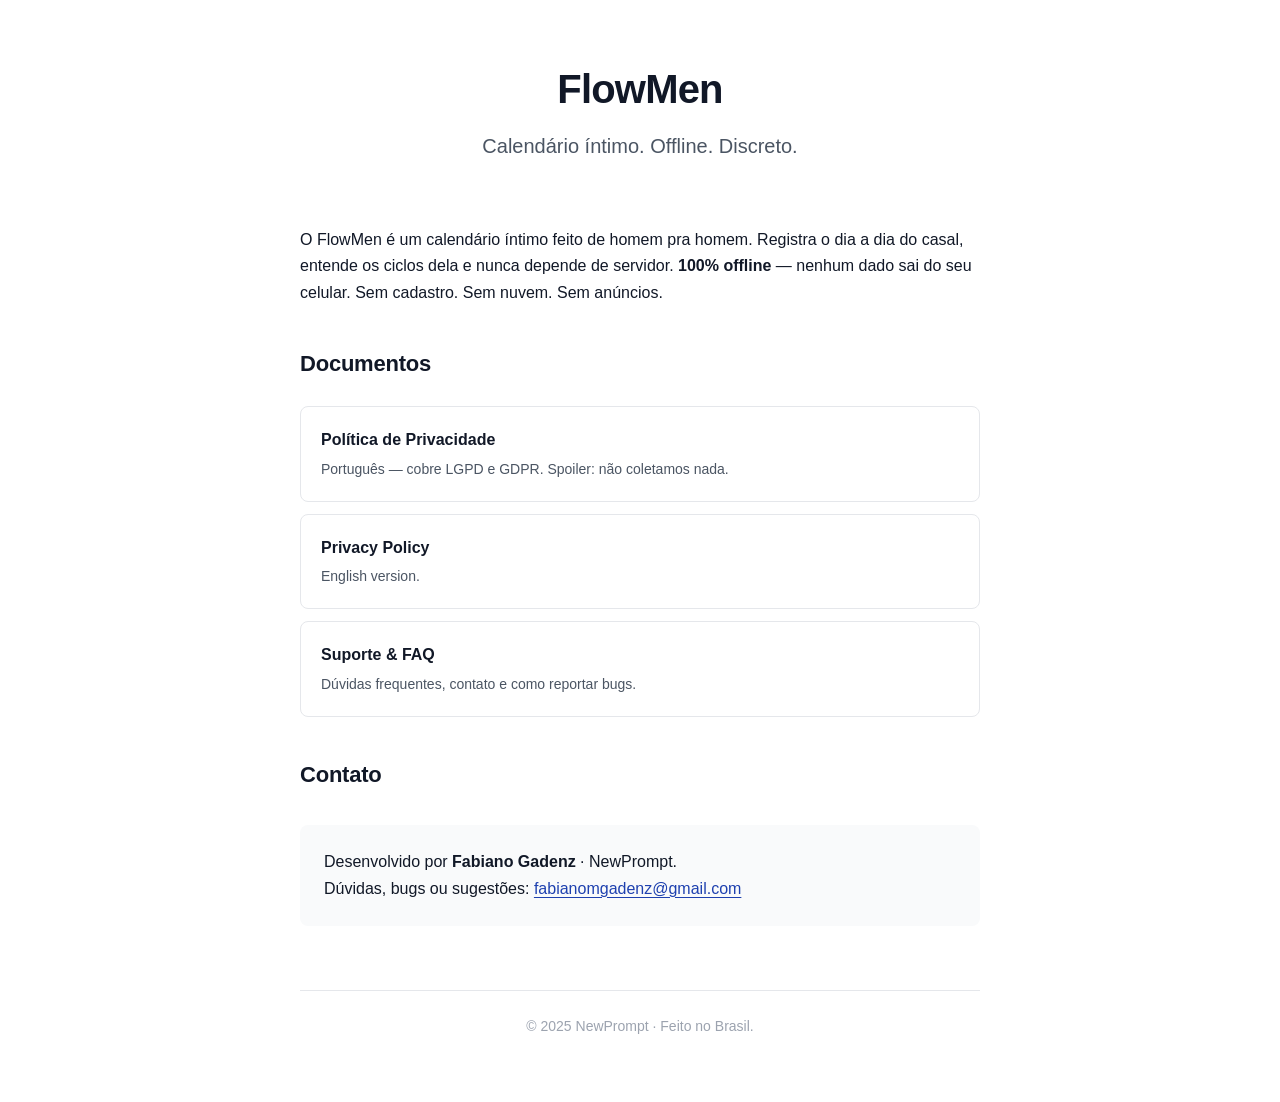
<file: index.html>
<!doctype html>
<html lang="pt-BR">
<head>
  <meta charset="utf-8">
  <meta name="viewport" content="width=device-width, initial-scale=1">
  <title>FlowMen — Calendário íntimo. Offline. Discreto.</title>
  <meta name="description" content="FlowMen é um calendário íntimo feito de homem pra homem. 100% offline, sem cadastro, sem nuvem. Para iOS e Android.">
  <meta name="theme-color" content="#1e40af">
  <link rel="stylesheet" href="style.css">
</head>
<body>
  <main class="container">
    <section class="hero">
      <h1>FlowMen</h1>
      <p class="tagline">Calendário íntimo. Offline. Discreto.</p>
    </section>

    <p>
      O FlowMen é um calendário íntimo feito de homem pra homem. Registra o
      dia a dia do casal, entende os ciclos dela e nunca depende de servidor.
      <strong>100% offline</strong> — nenhum dado sai do seu celular. Sem cadastro.
      Sem nuvem. Sem anúncios.
    </p>

    <h2>Documentos</h2>

    <div class="docs-grid">
      <a class="doc-card" href="privacy-pt-br.html">
        <strong>Política de Privacidade</strong>
        <span>Português — cobre LGPD e GDPR. Spoiler: não coletamos nada.</span>
      </a>
      <a class="doc-card" href="privacy-en.html">
        <strong>Privacy Policy</strong>
        <span>English version.</span>
      </a>
      <a class="doc-card" href="support.html">
        <strong>Suporte &amp; FAQ</strong>
        <span>Dúvidas frequentes, contato e como reportar bugs.</span>
      </a>
    </div>

    <h2>Contato</h2>

    <div class="contact">
      <p>
        Desenvolvido por <strong>Fabiano Gadenz</strong> · NewPrompt.<br>
        Dúvidas, bugs ou sugestões:
        <a href="mailto:fabianomgadenz@gmail.com?subject=%5BFlowMen%5D%20">fabianomgadenz@gmail.com</a>
      </p>
    </div>

    <footer>
      © 2025 NewPrompt · Feito no Brasil.
    </footer>
  </main>
</body>
</html>
</file>
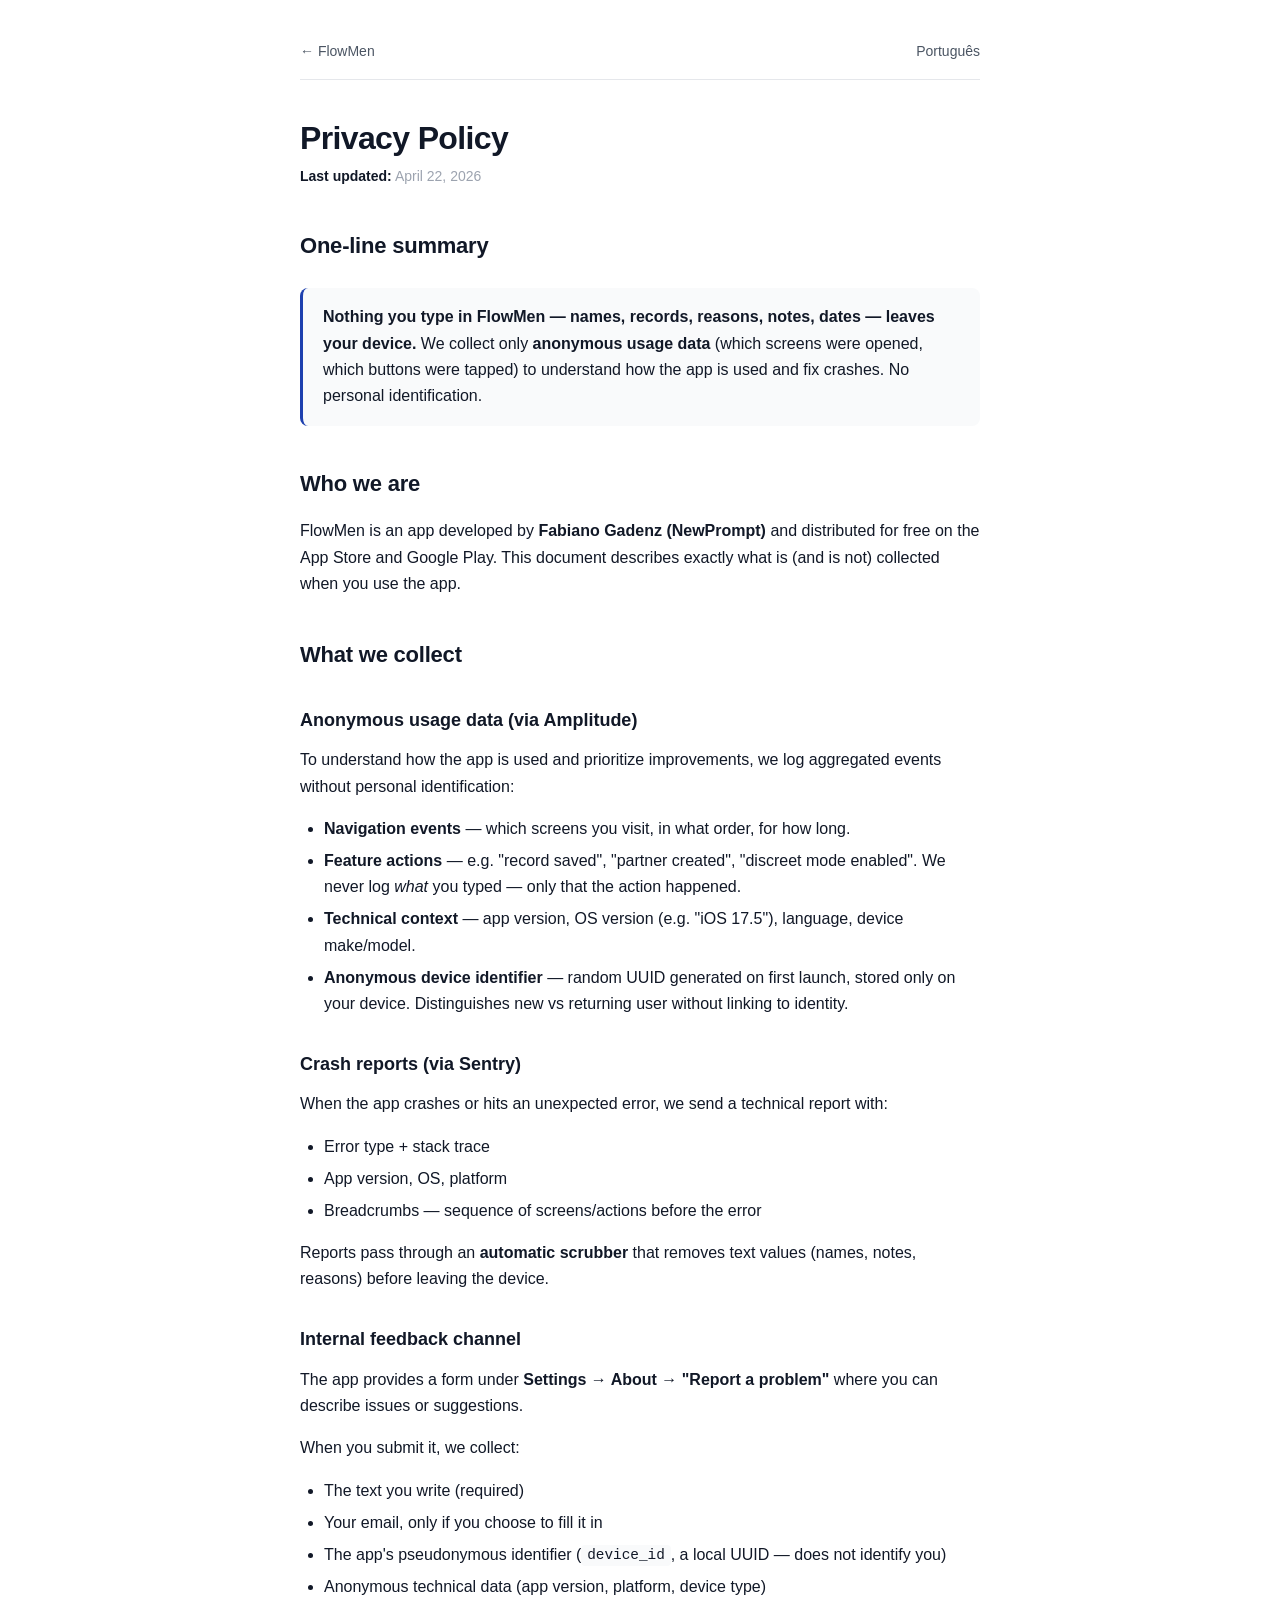
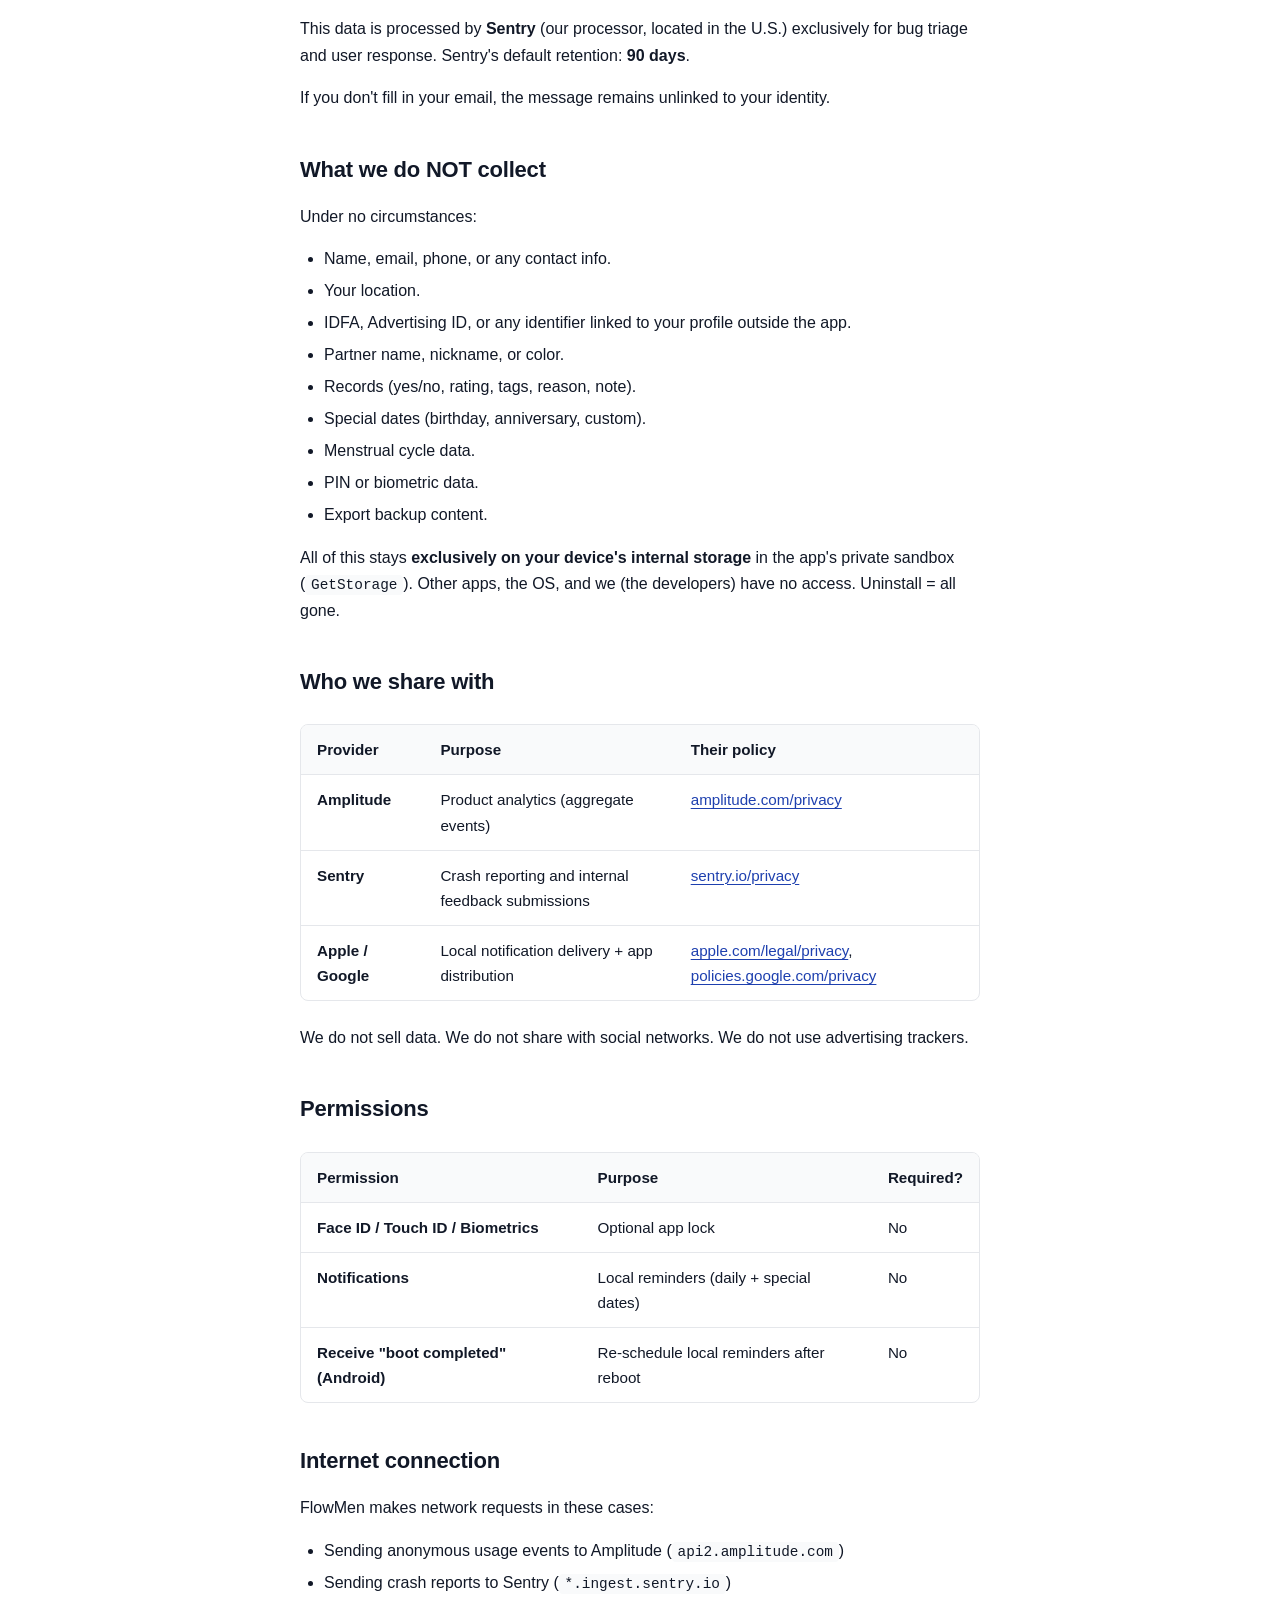
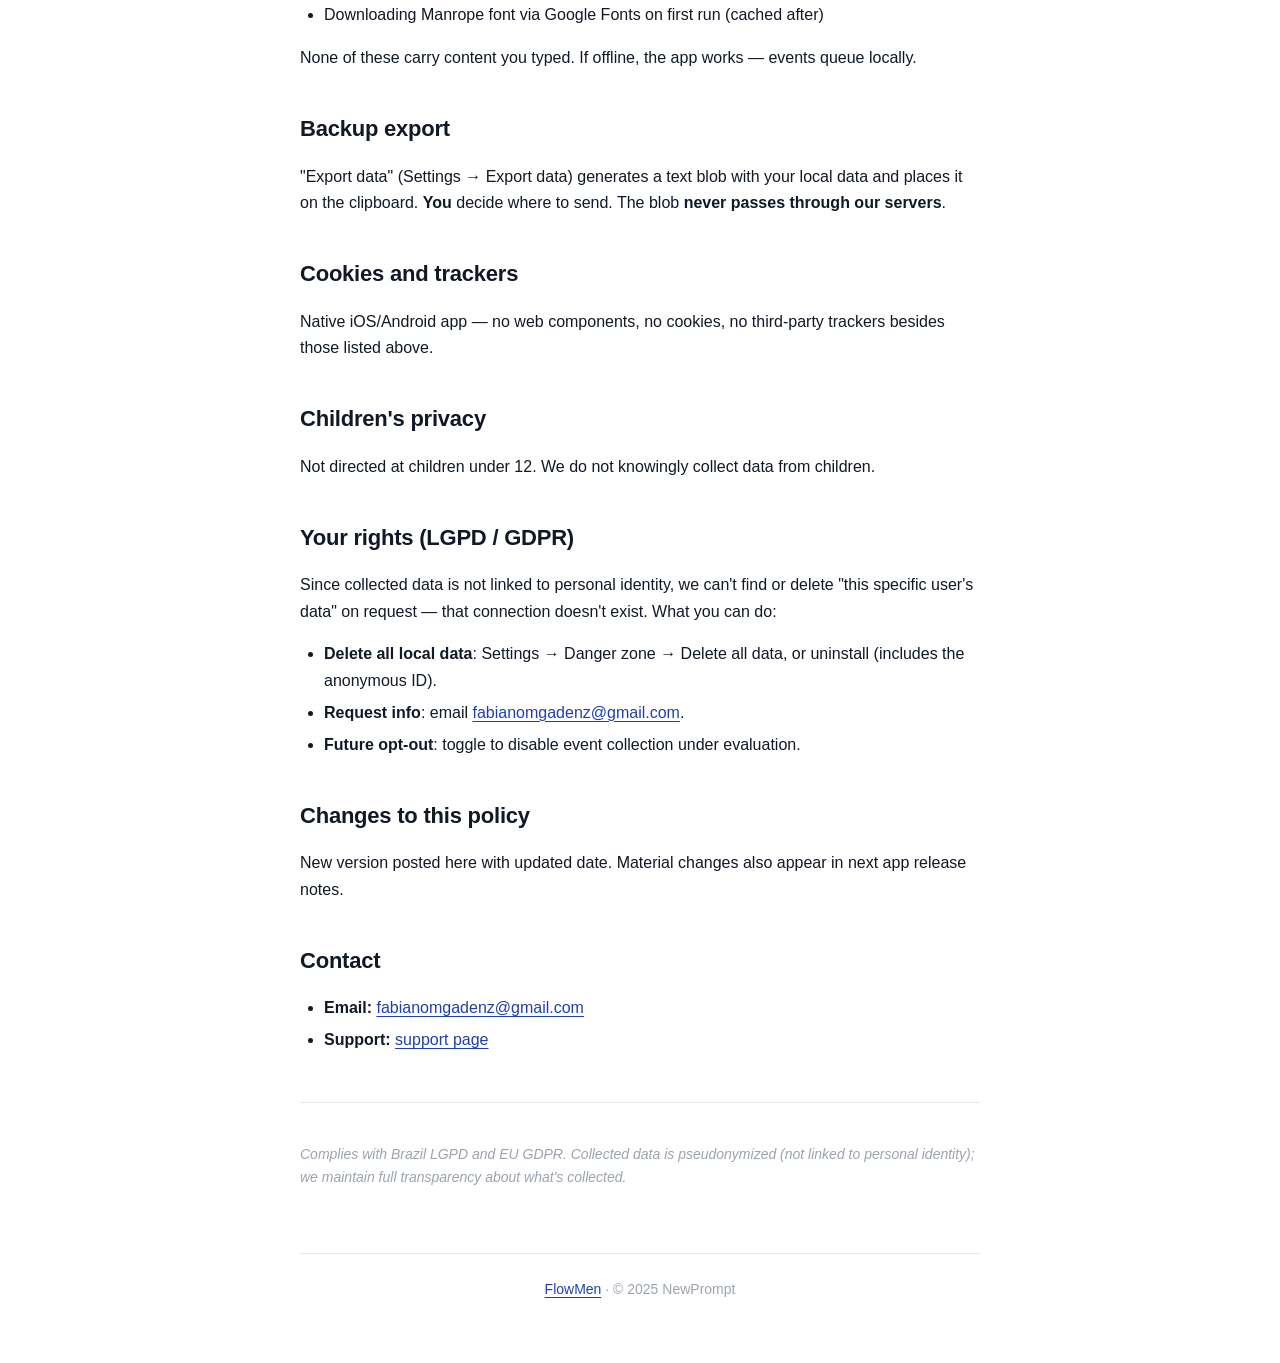
<file: privacy-en.html>
<!doctype html>
<html lang="en">
<head>
  <meta charset="utf-8">
  <meta name="viewport" content="width=device-width, initial-scale=1">
  <title>Privacy Policy — FlowMen</title>
  <meta name="description" content="FlowMen's Privacy Policy. Nothing you type leaves your device — only anonymous usage data and crash reports.">
  <meta name="theme-color" content="#1e40af">
  <link rel="stylesheet" href="style.css">
</head>
<body>
  <main class="container">
    <nav class="topbar">
      <a href="index.html">← FlowMen</a>
      <a href="privacy-pt-br.html">Português</a>
    </nav>

    <h1>Privacy Policy</h1>
    <p class="meta"><strong>Last updated:</strong> April 22, 2026</p>

    <h2>One-line summary</h2>
    <blockquote>
      <p>
        <strong>Nothing you type in FlowMen — names, records, reasons, notes,
        dates — leaves your device.</strong> We collect only
        <strong>anonymous usage data</strong> (which screens were opened,
        which buttons were tapped) to understand how the app is used and fix
        crashes. No personal identification.
      </p>
    </blockquote>

    <h2>Who we are</h2>
    <p>
      FlowMen is an app developed by <strong>Fabiano Gadenz (NewPrompt)</strong>
      and distributed for free on the App Store and Google Play. This document
      describes exactly what is (and is not) collected when you use the app.
    </p>

    <h2>What we collect</h2>

    <h3>Anonymous usage data (via Amplitude)</h3>
    <p>
      To understand how the app is used and prioritize improvements, we log
      aggregated events without personal identification:
    </p>
    <ul>
      <li><strong>Navigation events</strong> — which screens you visit, in what order, for how long.</li>
      <li><strong>Feature actions</strong> — e.g. "record saved", "partner created", "discreet mode enabled". We never log <em>what</em> you typed — only that the action happened.</li>
      <li><strong>Technical context</strong> — app version, OS version (e.g. "iOS 17.5"), language, device make/model.</li>
      <li><strong>Anonymous device identifier</strong> — random UUID generated on first launch, stored only on your device. Distinguishes new vs returning user without linking to identity.</li>
    </ul>

    <h3>Crash reports (via Sentry)</h3>
    <p>
      When the app crashes or hits an unexpected error, we send a technical
      report with:
    </p>
    <ul>
      <li>Error type + stack trace</li>
      <li>App version, OS, platform</li>
      <li>Breadcrumbs — sequence of screens/actions before the error</li>
    </ul>
    <p>
      Reports pass through an <strong>automatic scrubber</strong> that removes
      text values (names, notes, reasons) before leaving the device.
    </p>

    <h3>Internal feedback channel</h3>
    <p>
      The app provides a form under <strong>Settings → About → "Report a
      problem"</strong> where you can describe issues or suggestions.
    </p>
    <p>When you submit it, we collect:</p>
    <ul>
      <li>The text you write (required)</li>
      <li>Your email, only if you choose to fill it in</li>
      <li>
        The app's pseudonymous identifier (<code>device_id</code>, a local
        UUID — does not identify you)
      </li>
      <li>Anonymous technical data (app version, platform, device type)</li>
    </ul>
    <p>
      This data is processed by <strong>Sentry</strong> (our processor, located
      in the U.S.) exclusively for bug triage and user response. Sentry's
      default retention: <strong>90 days</strong>.
    </p>
    <p>
      If you don't fill in your email, the message remains unlinked to your
      identity.
    </p>

    <h2>What we do NOT collect</h2>
    <p>Under no circumstances:</p>
    <ul>
      <li>Name, email, phone, or any contact info.</li>
      <li>Your location.</li>
      <li>IDFA, Advertising ID, or any identifier linked to your profile outside the app.</li>
      <li>Partner name, nickname, or color.</li>
      <li>Records (yes/no, rating, tags, reason, note).</li>
      <li>Special dates (birthday, anniversary, custom).</li>
      <li>Menstrual cycle data.</li>
      <li>PIN or biometric data.</li>
      <li>Export backup content.</li>
    </ul>
    <p>
      All of this stays <strong>exclusively on your device's internal
      storage</strong> in the app's private sandbox (<code>GetStorage</code>).
      Other apps, the OS, and we (the developers) have no access. Uninstall =
      all gone.
    </p>

    <h2>Who we share with</h2>

    <div class="table-wrap">
      <table>
        <thead>
          <tr><th>Provider</th><th>Purpose</th><th>Their policy</th></tr>
        </thead>
        <tbody>
          <tr>
            <td><strong>Amplitude</strong></td>
            <td>Product analytics (aggregate events)</td>
            <td><a href="https://amplitude.com/privacy" target="_blank" rel="noopener">amplitude.com/privacy</a></td>
          </tr>
          <tr>
            <td><strong>Sentry</strong></td>
            <td>Crash reporting and internal feedback submissions</td>
            <td><a href="https://sentry.io/privacy/" target="_blank" rel="noopener">sentry.io/privacy</a></td>
          </tr>
          <tr>
            <td><strong>Apple / Google</strong></td>
            <td>Local notification delivery + app distribution</td>
            <td>
              <a href="https://www.apple.com/legal/privacy/" target="_blank" rel="noopener">apple.com/legal/privacy</a>,
              <a href="https://policies.google.com/privacy" target="_blank" rel="noopener">policies.google.com/privacy</a>
            </td>
          </tr>
        </tbody>
      </table>
    </div>

    <p>
      We do not sell data. We do not share with social networks. We do not use
      advertising trackers.
    </p>

    <h2>Permissions</h2>

    <div class="table-wrap">
      <table>
        <thead>
          <tr><th>Permission</th><th>Purpose</th><th>Required?</th></tr>
        </thead>
        <tbody>
          <tr><td><strong>Face ID / Touch ID / Biometrics</strong></td><td>Optional app lock</td><td>No</td></tr>
          <tr><td><strong>Notifications</strong></td><td>Local reminders (daily + special dates)</td><td>No</td></tr>
          <tr><td><strong>Receive "boot completed" (Android)</strong></td><td>Re-schedule local reminders after reboot</td><td>No</td></tr>
        </tbody>
      </table>
    </div>

    <h2>Internet connection</h2>
    <p>FlowMen makes network requests in these cases:</p>
    <ul>
      <li>Sending anonymous usage events to Amplitude (<code>api2.amplitude.com</code>)</li>
      <li>Sending crash reports to Sentry (<code>*.ingest.sentry.io</code>)</li>
      <li>Downloading Manrope font via Google Fonts on first run (cached after)</li>
    </ul>
    <p>
      None of these carry content you typed. If offline, the app works —
      events queue locally.
    </p>

    <h2>Backup export</h2>
    <p>
      "Export data" (Settings → Export data) generates a text blob with your
      local data and places it on the clipboard. <strong>You</strong> decide
      where to send. The blob <strong>never passes through our servers</strong>.
    </p>

    <h2>Cookies and trackers</h2>
    <p>
      Native iOS/Android app — no web components, no cookies, no third-party
      trackers besides those listed above.
    </p>

    <h2>Children's privacy</h2>
    <p>
      Not directed at children under 12. We do not knowingly collect data from
      children.
    </p>

    <h2>Your rights (LGPD / GDPR)</h2>
    <p>
      Since collected data is not linked to personal identity, we can't find
      or delete "this specific user's data" on request — that connection
      doesn't exist. What you can do:
    </p>
    <ul>
      <li><strong>Delete all local data</strong>: Settings → Danger zone → Delete all data, or uninstall (includes the anonymous ID).</li>
      <li><strong>Request info</strong>: email <a href="mailto:fabianomgadenz@gmail.com">fabianomgadenz@gmail.com</a>.</li>
      <li><strong>Future opt-out</strong>: toggle to disable event collection under evaluation.</li>
    </ul>

    <h2>Changes to this policy</h2>
    <p>
      New version posted here with updated date. Material changes also appear
      in next app release notes.
    </p>

    <h2>Contact</h2>
    <ul>
      <li>
        <strong>Email:</strong>
        <a href="mailto:fabianomgadenz@gmail.com?subject=%5BFlowMen%5D%20Privacy">fabianomgadenz@gmail.com</a>
      </li>
      <li><strong>Support:</strong> <a href="support.html">support page</a></li>
    </ul>

    <hr>

    <p class="meta">
      <em>Complies with Brazil LGPD and EU GDPR. Collected data is
      pseudonymized (not linked to personal identity); we maintain full
      transparency about what's collected.</em>
    </p>

    <footer>
      <a href="index.html">FlowMen</a> · © 2025 NewPrompt
    </footer>
  </main>
</body>
</html>
</file>
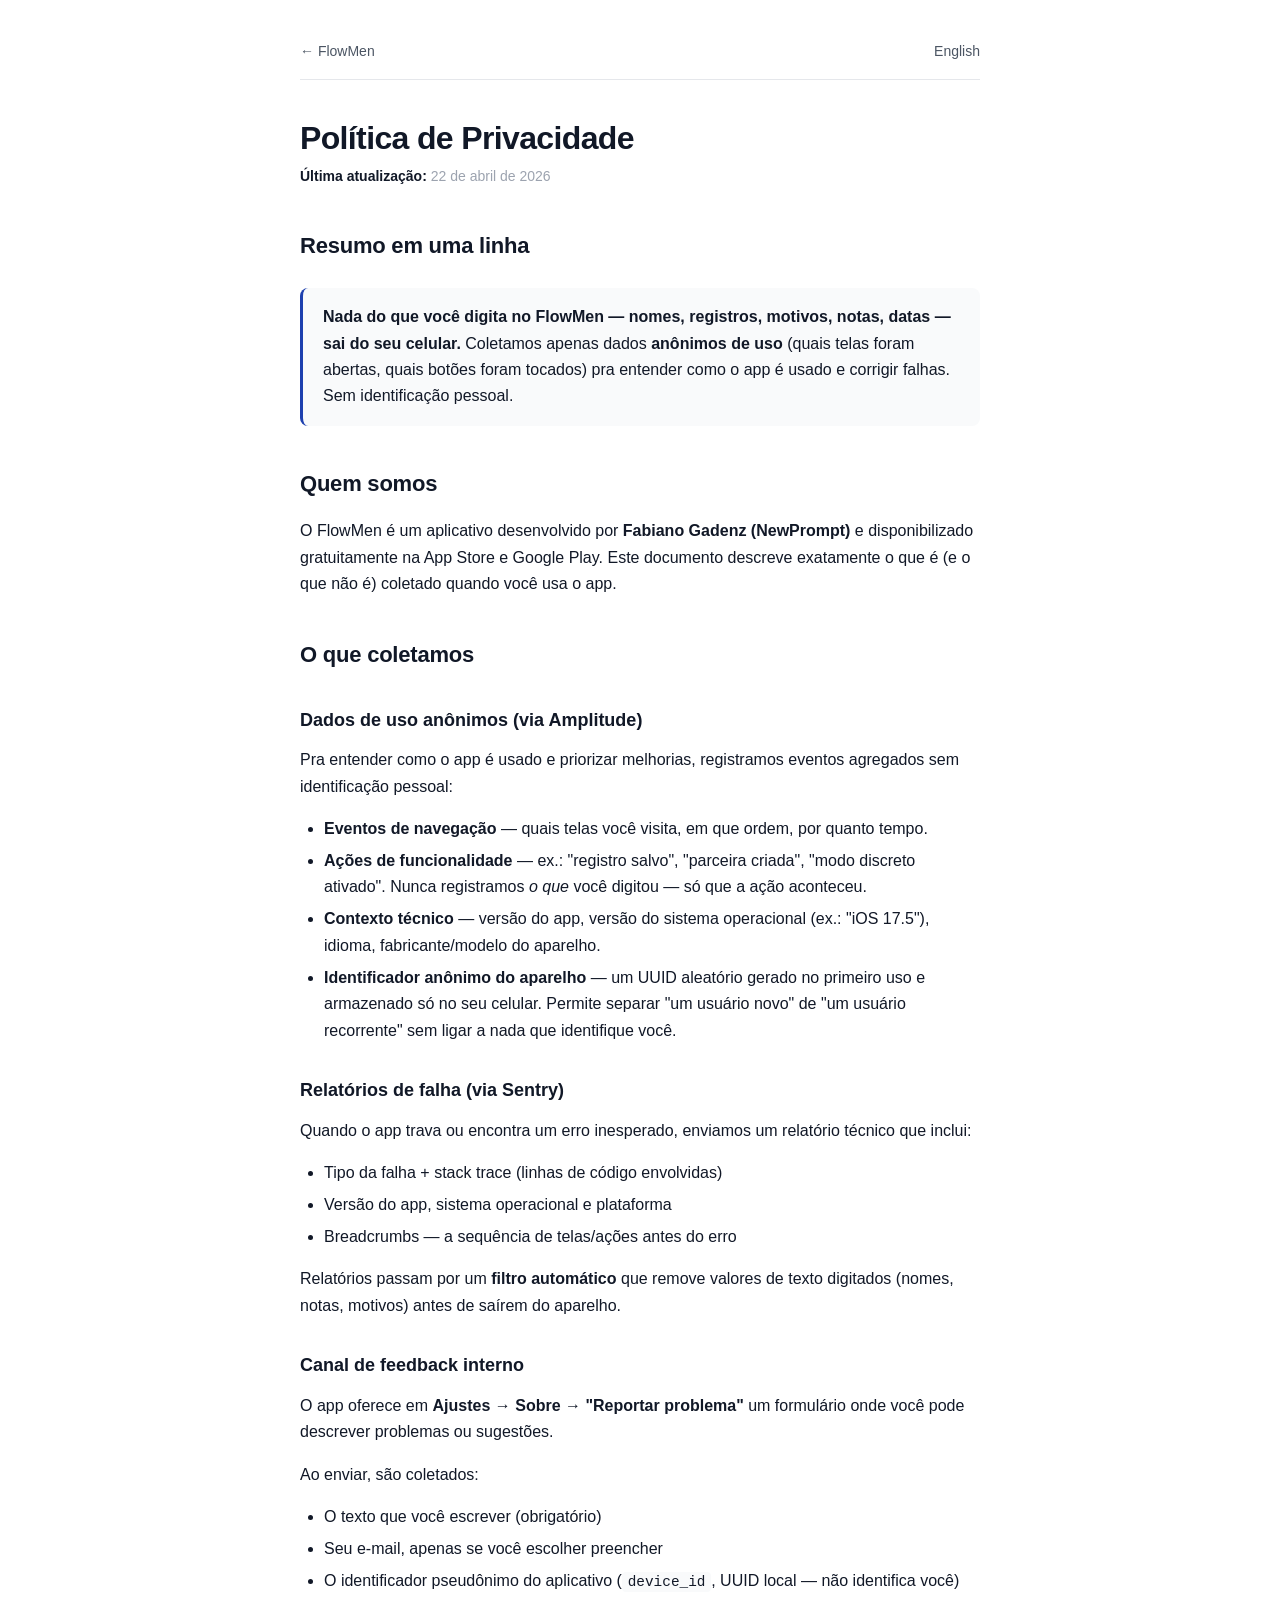
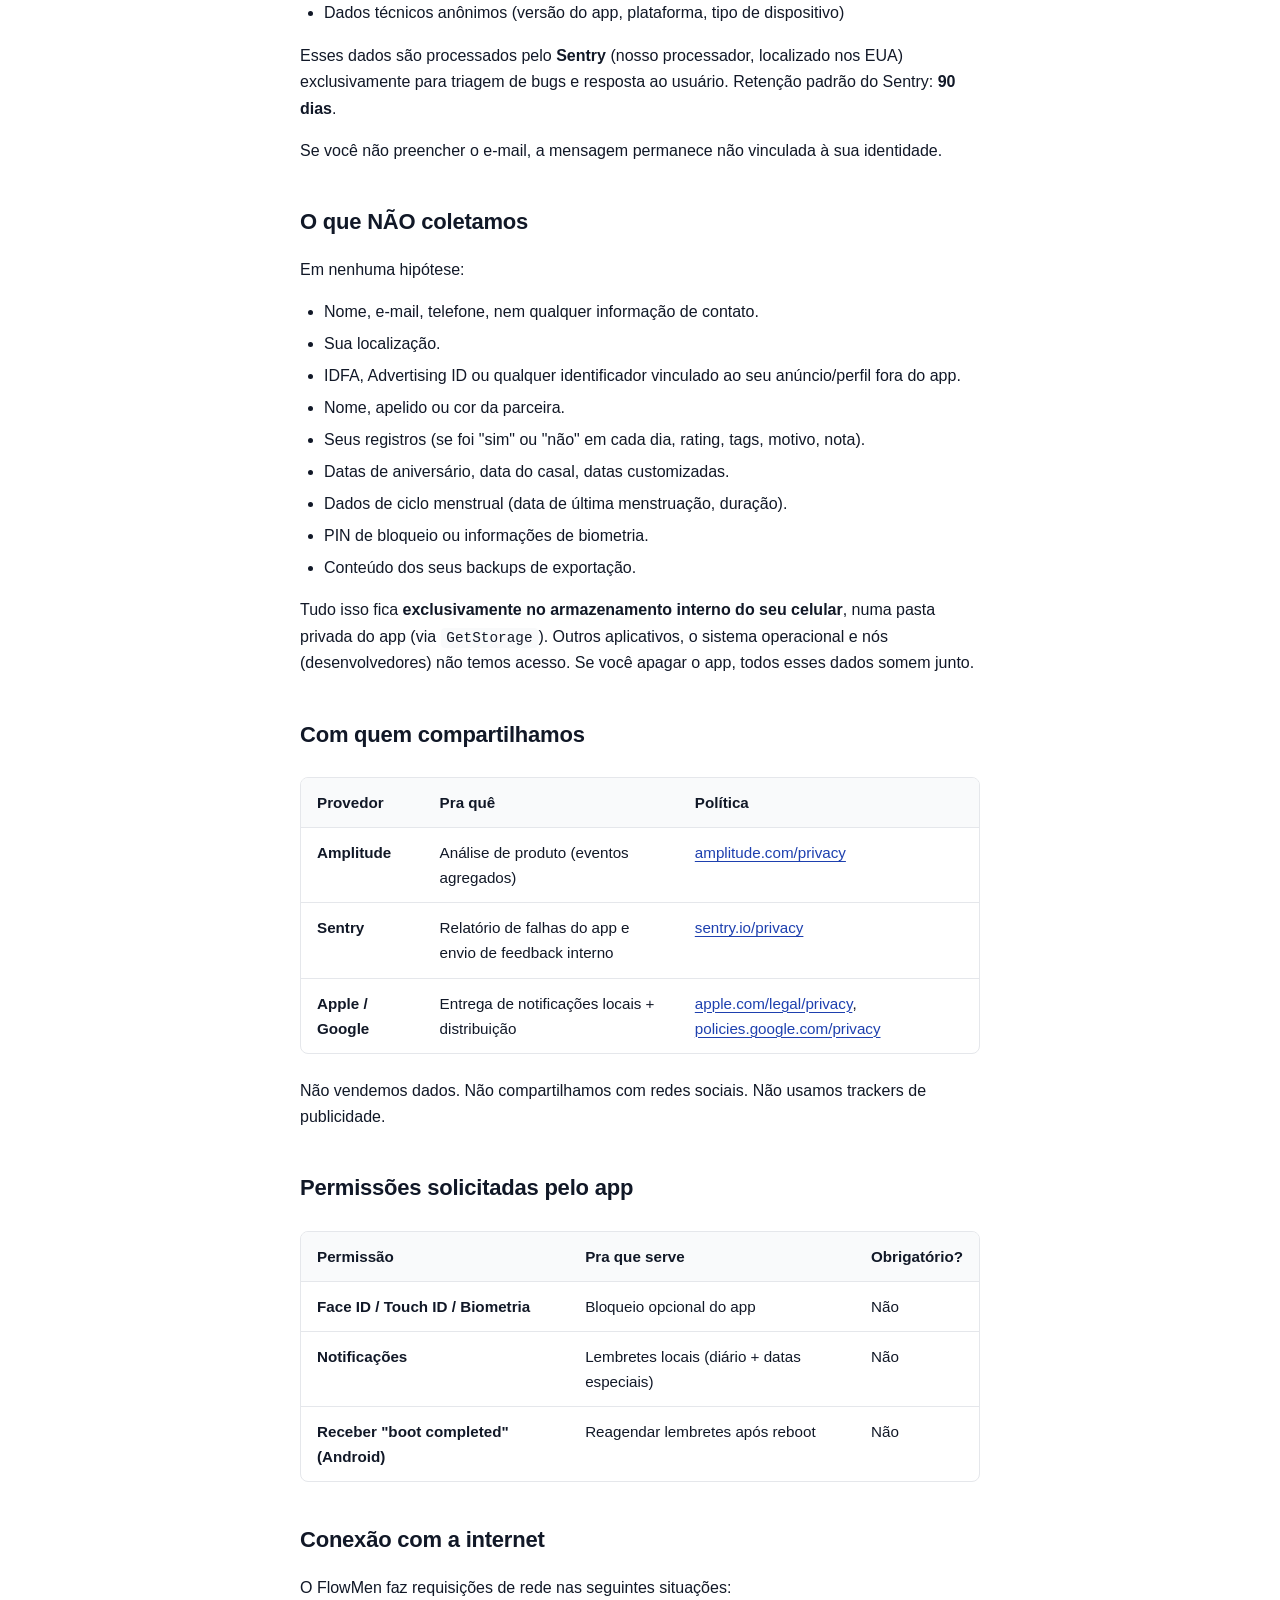
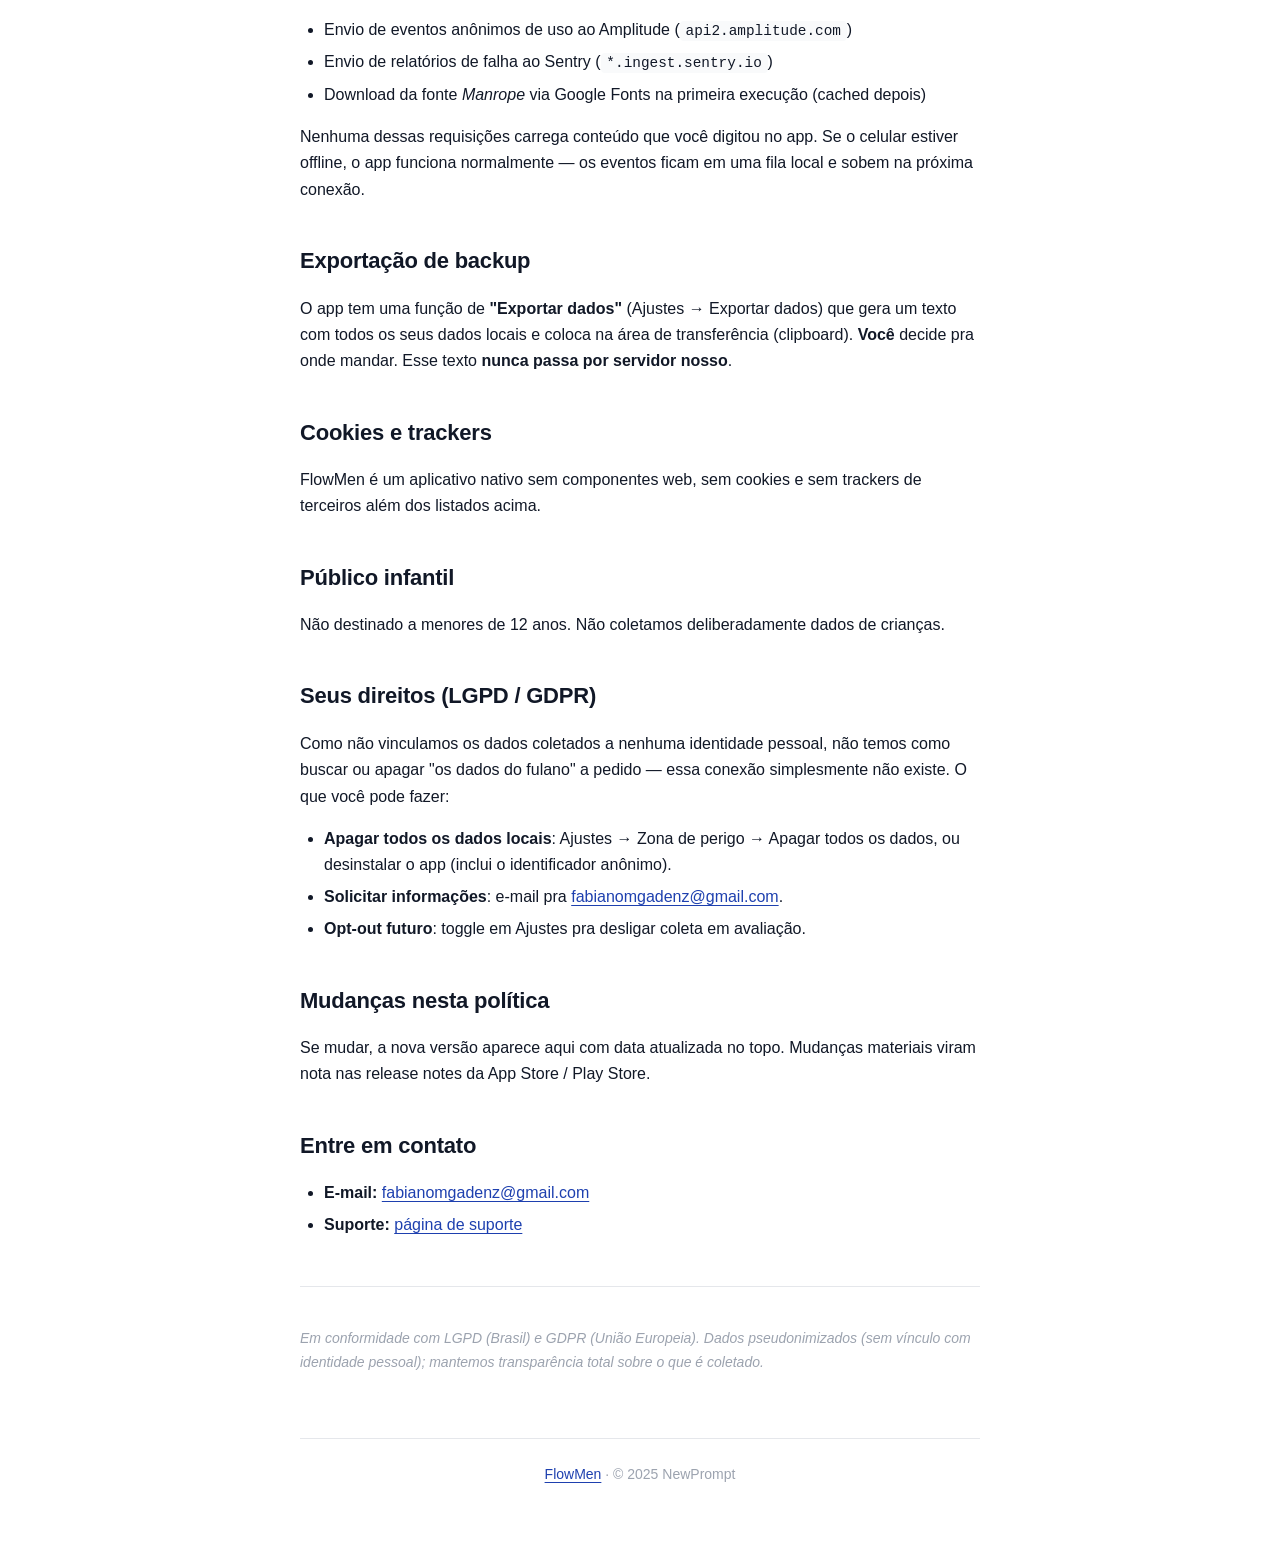
<file: privacy-pt-br.html>
<!doctype html>
<html lang="pt-BR">
<head>
  <meta charset="utf-8">
  <meta name="viewport" content="width=device-width, initial-scale=1">
  <title>Política de Privacidade — FlowMen</title>
  <meta name="description" content="Política de Privacidade do FlowMen. Nada que você digita sai do celular — só dados anônimos de uso e relatórios de falha.">
  <meta name="theme-color" content="#1e40af">
  <link rel="stylesheet" href="style.css">
</head>
<body>
  <main class="container">
    <nav class="topbar">
      <a href="index.html">← FlowMen</a>
      <a href="privacy-en.html">English</a>
    </nav>

    <h1>Política de Privacidade</h1>
    <p class="meta"><strong>Última atualização:</strong> 22 de abril de 2026</p>

    <h2>Resumo em uma linha</h2>
    <blockquote>
      <p>
        <strong>Nada do que você digita no FlowMen — nomes, registros,
        motivos, notas, datas — sai do seu celular.</strong> Coletamos apenas
        dados <strong>anônimos de uso</strong> (quais telas foram abertas,
        quais botões foram tocados) pra entender como o app é usado e
        corrigir falhas. Sem identificação pessoal.
      </p>
    </blockquote>

    <h2>Quem somos</h2>
    <p>
      O FlowMen é um aplicativo desenvolvido por <strong>Fabiano Gadenz
      (NewPrompt)</strong> e disponibilizado gratuitamente na App Store e
      Google Play. Este documento descreve exatamente o que é (e o que não é)
      coletado quando você usa o app.
    </p>

    <h2>O que coletamos</h2>

    <h3>Dados de uso anônimos (via Amplitude)</h3>
    <p>
      Pra entender como o app é usado e priorizar melhorias, registramos
      eventos agregados sem identificação pessoal:
    </p>
    <ul>
      <li><strong>Eventos de navegação</strong> — quais telas você visita, em que ordem, por quanto tempo.</li>
      <li><strong>Ações de funcionalidade</strong> — ex.: "registro salvo", "parceira criada", "modo discreto ativado". Nunca registramos <em>o que</em> você digitou — só que a ação aconteceu.</li>
      <li><strong>Contexto técnico</strong> — versão do app, versão do sistema operacional (ex.: "iOS 17.5"), idioma, fabricante/modelo do aparelho.</li>
      <li><strong>Identificador anônimo do aparelho</strong> — um UUID aleatório gerado no primeiro uso e armazenado só no seu celular. Permite separar "um usuário novo" de "um usuário recorrente" sem ligar a nada que identifique você.</li>
    </ul>

    <h3>Relatórios de falha (via Sentry)</h3>
    <p>
      Quando o app trava ou encontra um erro inesperado, enviamos um
      relatório técnico que inclui:
    </p>
    <ul>
      <li>Tipo da falha + stack trace (linhas de código envolvidas)</li>
      <li>Versão do app, sistema operacional e plataforma</li>
      <li>Breadcrumbs — a sequência de telas/ações antes do erro</li>
    </ul>
    <p>
      Relatórios passam por um <strong>filtro automático</strong> que remove
      valores de texto digitados (nomes, notas, motivos) antes de saírem do
      aparelho.
    </p>

    <h3>Canal de feedback interno</h3>
    <p>
      O app oferece em <strong>Ajustes → Sobre → "Reportar problema"</strong>
      um formulário onde você pode descrever problemas ou sugestões.
    </p>
    <p>Ao enviar, são coletados:</p>
    <ul>
      <li>O texto que você escrever (obrigatório)</li>
      <li>Seu e-mail, apenas se você escolher preencher</li>
      <li>
        O identificador pseudônimo do aplicativo (<code>device_id</code>, UUID
        local — não identifica você)
      </li>
      <li>Dados técnicos anônimos (versão do app, plataforma, tipo de dispositivo)</li>
    </ul>
    <p>
      Esses dados são processados pelo <strong>Sentry</strong> (nosso
      processador, localizado nos EUA) exclusivamente para triagem de bugs e
      resposta ao usuário. Retenção padrão do Sentry: <strong>90 dias</strong>.
    </p>
    <p>
      Se você não preencher o e-mail, a mensagem permanece não vinculada à sua
      identidade.
    </p>

    <h2>O que NÃO coletamos</h2>
    <p>Em nenhuma hipótese:</p>
    <ul>
      <li>Nome, e-mail, telefone, nem qualquer informação de contato.</li>
      <li>Sua localização.</li>
      <li>IDFA, Advertising ID ou qualquer identificador vinculado ao seu anúncio/perfil fora do app.</li>
      <li>Nome, apelido ou cor da parceira.</li>
      <li>Seus registros (se foi "sim" ou "não" em cada dia, rating, tags, motivo, nota).</li>
      <li>Datas de aniversário, data do casal, datas customizadas.</li>
      <li>Dados de ciclo menstrual (data de última menstruação, duração).</li>
      <li>PIN de bloqueio ou informações de biometria.</li>
      <li>Conteúdo dos seus backups de exportação.</li>
    </ul>
    <p>
      Tudo isso fica <strong>exclusivamente no armazenamento interno do seu
      celular</strong>, numa pasta privada do app (via
      <code>GetStorage</code>). Outros aplicativos, o sistema operacional e
      nós (desenvolvedores) não temos acesso. Se você apagar o app, todos
      esses dados somem junto.
    </p>

    <h2>Com quem compartilhamos</h2>

    <div class="table-wrap">
      <table>
        <thead>
          <tr><th>Provedor</th><th>Pra quê</th><th>Política</th></tr>
        </thead>
        <tbody>
          <tr>
            <td><strong>Amplitude</strong></td>
            <td>Análise de produto (eventos agregados)</td>
            <td><a href="https://amplitude.com/privacy" target="_blank" rel="noopener">amplitude.com/privacy</a></td>
          </tr>
          <tr>
            <td><strong>Sentry</strong></td>
            <td>Relatório de falhas do app e envio de feedback interno</td>
            <td><a href="https://sentry.io/privacy/" target="_blank" rel="noopener">sentry.io/privacy</a></td>
          </tr>
          <tr>
            <td><strong>Apple / Google</strong></td>
            <td>Entrega de notificações locais + distribuição</td>
            <td>
              <a href="https://www.apple.com/legal/privacy/" target="_blank" rel="noopener">apple.com/legal/privacy</a>,
              <a href="https://policies.google.com/privacy" target="_blank" rel="noopener">policies.google.com/privacy</a>
            </td>
          </tr>
        </tbody>
      </table>
    </div>

    <p>
      Não vendemos dados. Não compartilhamos com redes sociais. Não usamos
      trackers de publicidade.
    </p>

    <h2>Permissões solicitadas pelo app</h2>

    <div class="table-wrap">
      <table>
        <thead>
          <tr><th>Permissão</th><th>Pra que serve</th><th>Obrigatório?</th></tr>
        </thead>
        <tbody>
          <tr><td><strong>Face ID / Touch ID / Biometria</strong></td><td>Bloqueio opcional do app</td><td>Não</td></tr>
          <tr><td><strong>Notificações</strong></td><td>Lembretes locais (diário + datas especiais)</td><td>Não</td></tr>
          <tr><td><strong>Receber "boot completed" (Android)</strong></td><td>Reagendar lembretes após reboot</td><td>Não</td></tr>
        </tbody>
      </table>
    </div>

    <h2>Conexão com a internet</h2>
    <p>O FlowMen faz requisições de rede nas seguintes situações:</p>
    <ul>
      <li>Envio de eventos anônimos de uso ao Amplitude (<code>api2.amplitude.com</code>)</li>
      <li>Envio de relatórios de falha ao Sentry (<code>*.ingest.sentry.io</code>)</li>
      <li>Download da fonte <em>Manrope</em> via Google Fonts na primeira execução (cached depois)</li>
    </ul>
    <p>
      Nenhuma dessas requisições carrega conteúdo que você digitou no app. Se
      o celular estiver offline, o app funciona normalmente — os eventos
      ficam em uma fila local e sobem na próxima conexão.
    </p>

    <h2>Exportação de backup</h2>
    <p>
      O app tem uma função de <strong>"Exportar dados"</strong> (Ajustes →
      Exportar dados) que gera um texto com todos os seus dados locais e
      coloca na área de transferência (clipboard). <strong>Você</strong>
      decide pra onde mandar. Esse texto <strong>nunca passa por servidor
      nosso</strong>.
    </p>

    <h2>Cookies e trackers</h2>
    <p>
      FlowMen é um aplicativo nativo sem componentes web, sem cookies e sem
      trackers de terceiros além dos listados acima.
    </p>

    <h2>Público infantil</h2>
    <p>
      Não destinado a menores de 12 anos. Não coletamos deliberadamente dados
      de crianças.
    </p>

    <h2>Seus direitos (LGPD / GDPR)</h2>
    <p>
      Como não vinculamos os dados coletados a nenhuma identidade pessoal,
      não temos como buscar ou apagar "os dados do fulano" a pedido — essa
      conexão simplesmente não existe. O que você pode fazer:
    </p>
    <ul>
      <li><strong>Apagar todos os dados locais</strong>: Ajustes → Zona de perigo → Apagar todos os dados, ou desinstalar o app (inclui o identificador anônimo).</li>
      <li><strong>Solicitar informações</strong>: e-mail pra <a href="mailto:fabianomgadenz@gmail.com">fabianomgadenz@gmail.com</a>.</li>
      <li><strong>Opt-out futuro</strong>: toggle em Ajustes pra desligar coleta em avaliação.</li>
    </ul>

    <h2>Mudanças nesta política</h2>
    <p>
      Se mudar, a nova versão aparece aqui com data atualizada no topo.
      Mudanças materiais viram nota nas release notes da App Store / Play
      Store.
    </p>

    <h2>Entre em contato</h2>
    <ul>
      <li>
        <strong>E-mail:</strong>
        <a href="mailto:fabianomgadenz@gmail.com?subject=%5BFlowMen%5D%20Privacidade">fabianomgadenz@gmail.com</a>
      </li>
      <li><strong>Suporte:</strong> <a href="support.html">página de suporte</a></li>
    </ul>

    <hr>

    <p class="meta">
      <em>Em conformidade com LGPD (Brasil) e GDPR (União Europeia). Dados
      pseudonimizados (sem vínculo com identidade pessoal); mantemos
      transparência total sobre o que é coletado.</em>
    </p>

    <footer>
      <a href="index.html">FlowMen</a> · © 2025 NewPrompt
    </footer>
  </main>
</body>
</html>
</file>
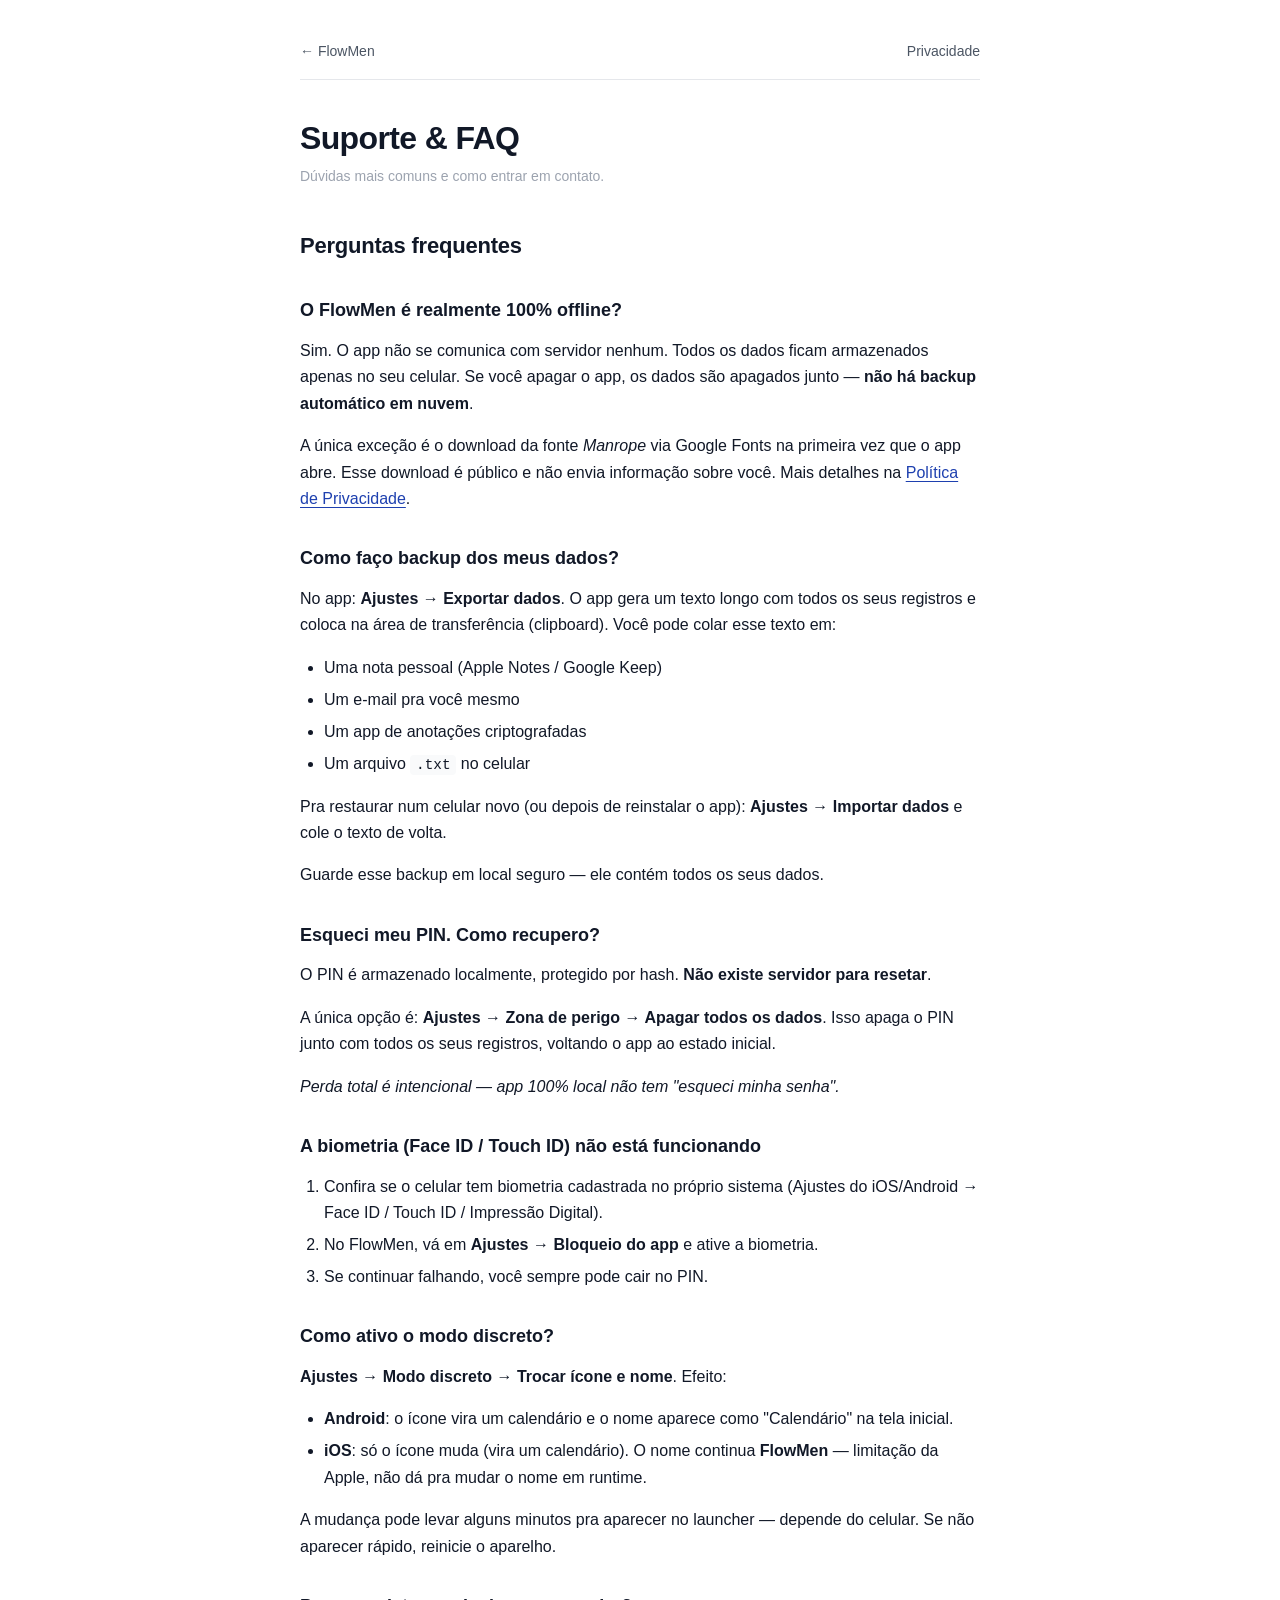
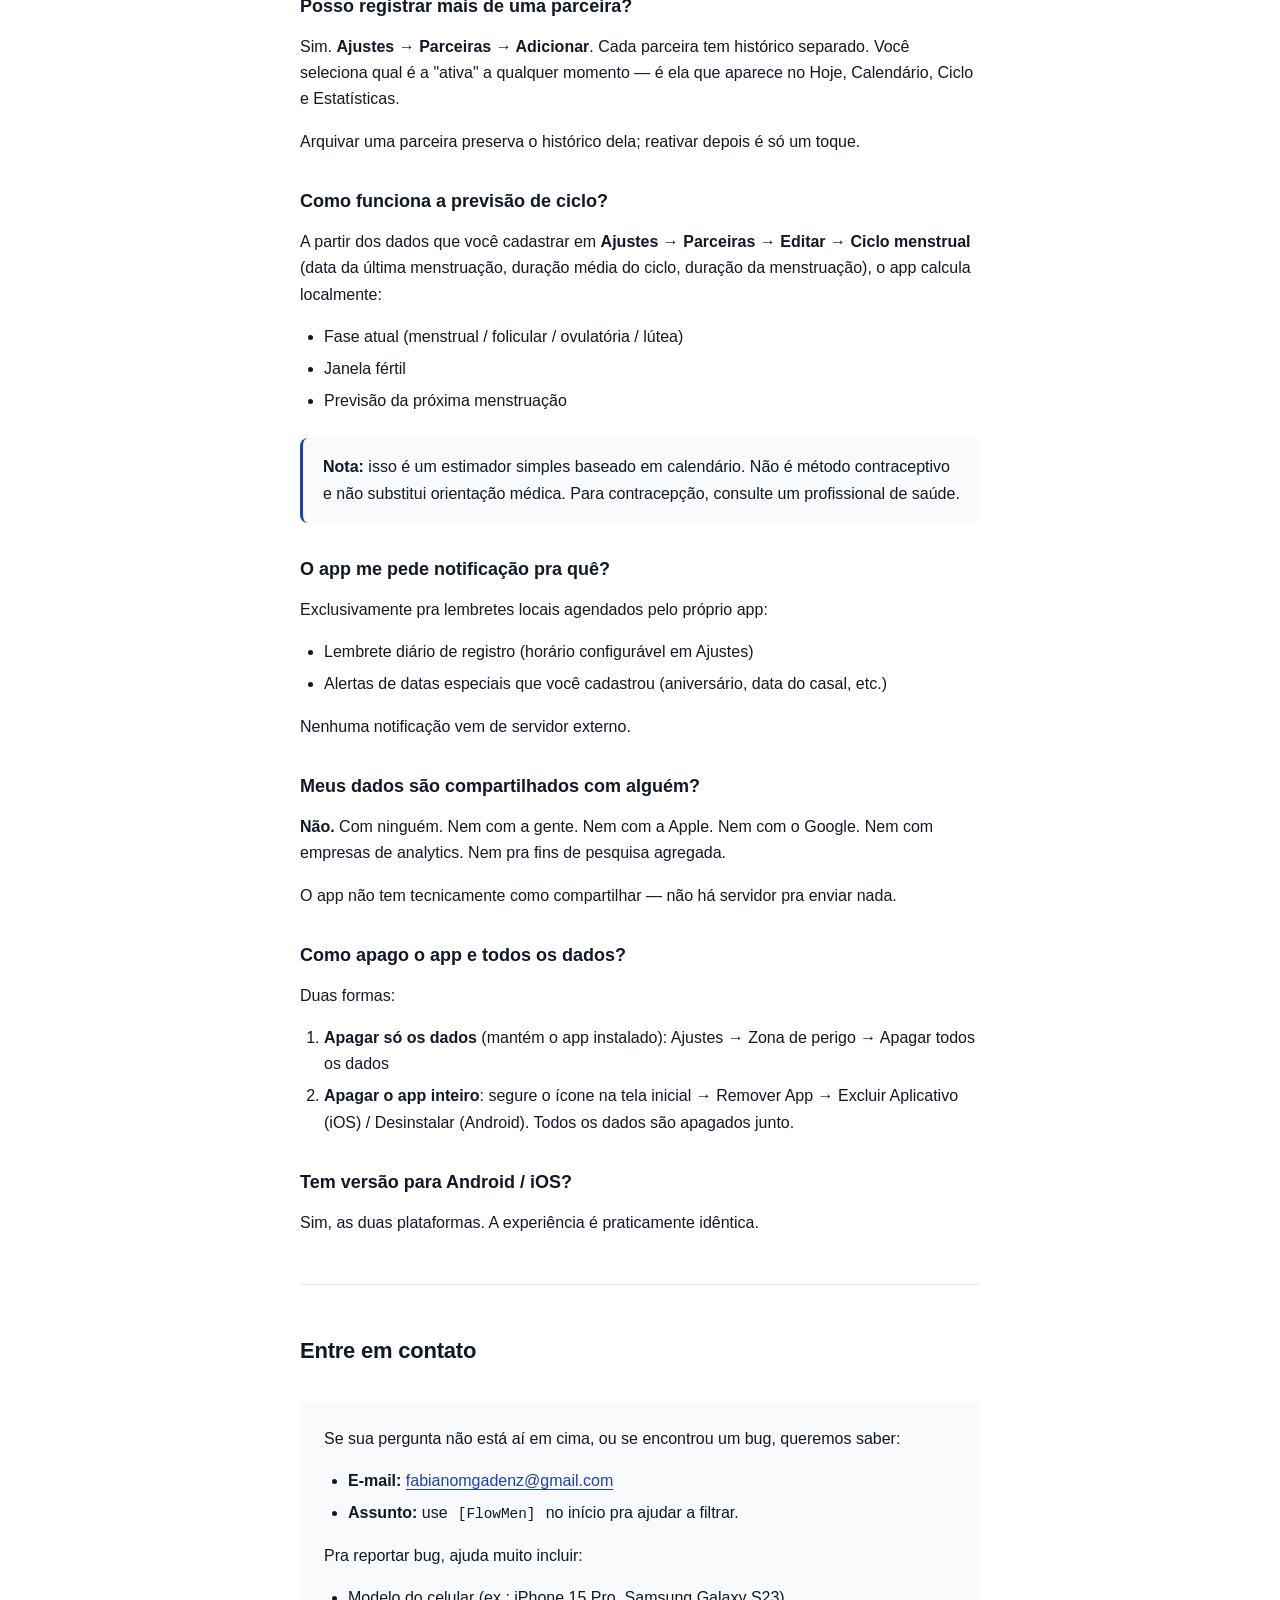
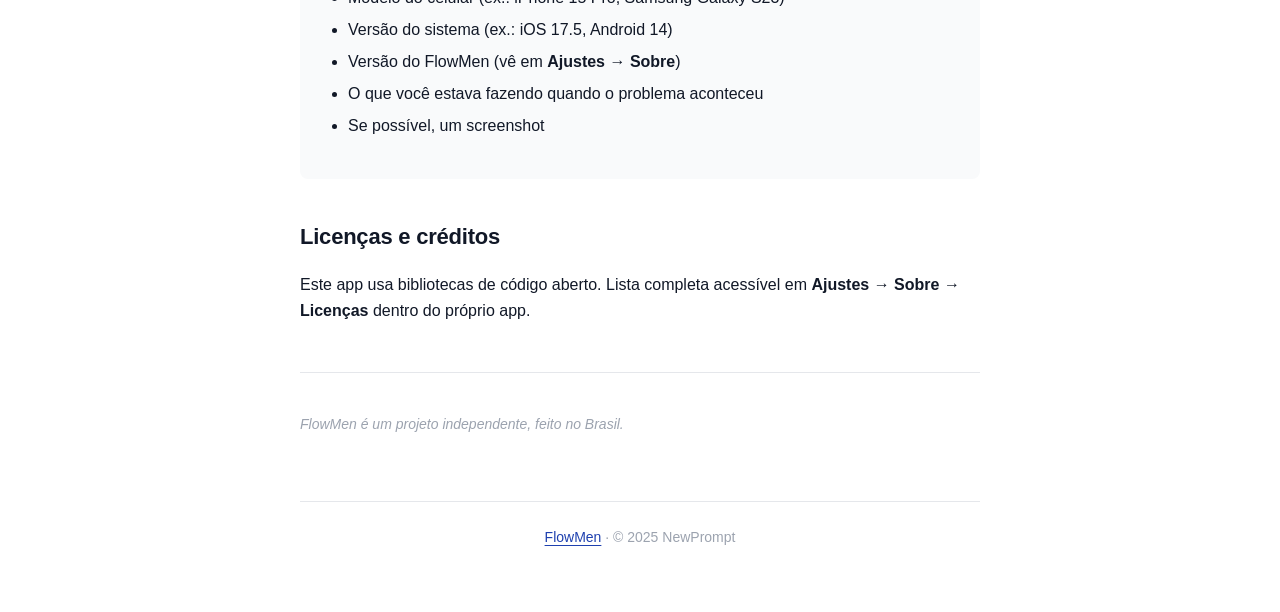
<file: support.html>
<!doctype html>
<html lang="pt-BR">
<head>
  <meta charset="utf-8">
  <meta name="viewport" content="width=device-width, initial-scale=1">
  <title>Suporte &amp; FAQ — FlowMen</title>
  <meta name="description" content="Suporte, perguntas frequentes e contato do FlowMen.">
  <meta name="theme-color" content="#1e40af">
  <link rel="stylesheet" href="style.css">
</head>
<body>
  <main class="container">
    <nav class="topbar">
      <a href="index.html">← FlowMen</a>
      <a href="privacy-pt-br.html">Privacidade</a>
    </nav>

    <h1>Suporte &amp; FAQ</h1>
    <p class="meta">Dúvidas mais comuns e como entrar em contato.</p>

    <h2>Perguntas frequentes</h2>

    <h3>O FlowMen é realmente 100% offline?</h3>
    <p>
      Sim. O app não se comunica com servidor nenhum. Todos os dados ficam
      armazenados apenas no seu celular. Se você apagar o app, os dados são
      apagados junto — <strong>não há backup automático em nuvem</strong>.
    </p>
    <p>
      A única exceção é o download da fonte <em>Manrope</em> via Google Fonts
      na primeira vez que o app abre. Esse download é público e não envia
      informação sobre você. Mais detalhes na
      <a href="privacy-pt-br.html">Política de Privacidade</a>.
    </p>

    <h3>Como faço backup dos meus dados?</h3>
    <p>
      No app: <strong>Ajustes → Exportar dados</strong>. O app gera um texto
      longo com todos os seus registros e coloca na área de transferência
      (clipboard). Você pode colar esse texto em:
    </p>
    <ul>
      <li>Uma nota pessoal (Apple Notes / Google Keep)</li>
      <li>Um e-mail pra você mesmo</li>
      <li>Um app de anotações criptografadas</li>
      <li>Um arquivo <code>.txt</code> no celular</li>
    </ul>
    <p>
      Pra restaurar num celular novo (ou depois de reinstalar o app):
      <strong>Ajustes → Importar dados</strong> e cole o texto de volta.
    </p>
    <p>Guarde esse backup em local seguro — ele contém todos os seus dados.</p>

    <h3>Esqueci meu PIN. Como recupero?</h3>
    <p>
      O PIN é armazenado localmente, protegido por hash.
      <strong>Não existe servidor para resetar</strong>.
    </p>
    <p>
      A única opção é: <strong>Ajustes → Zona de perigo → Apagar todos os
      dados</strong>. Isso apaga o PIN junto com todos os seus registros,
      voltando o app ao estado inicial.
    </p>
    <p>
      <em>Perda total é intencional — app 100% local não tem "esqueci minha
      senha".</em>
    </p>

    <h3>A biometria (Face ID / Touch ID) não está funcionando</h3>
    <ol>
      <li>Confira se o celular tem biometria cadastrada no próprio sistema (Ajustes do iOS/Android → Face ID / Touch ID / Impressão Digital).</li>
      <li>No FlowMen, vá em <strong>Ajustes → Bloqueio do app</strong> e ative a biometria.</li>
      <li>Se continuar falhando, você sempre pode cair no PIN.</li>
    </ol>

    <h3>Como ativo o modo discreto?</h3>
    <p>
      <strong>Ajustes → Modo discreto → Trocar ícone e nome</strong>. Efeito:
    </p>
    <ul>
      <li><strong>Android</strong>: o ícone vira um calendário e o nome aparece como "Calendário" na tela inicial.</li>
      <li><strong>iOS</strong>: só o ícone muda (vira um calendário). O nome continua <strong>FlowMen</strong> — limitação da Apple, não dá pra mudar o nome em runtime.</li>
    </ul>
    <p>
      A mudança pode levar alguns minutos pra aparecer no launcher — depende
      do celular. Se não aparecer rápido, reinicie o aparelho.
    </p>

    <h3>Posso registrar mais de uma parceira?</h3>
    <p>
      Sim. <strong>Ajustes → Parceiras → Adicionar</strong>. Cada parceira
      tem histórico separado. Você seleciona qual é a "ativa" a qualquer
      momento — é ela que aparece no Hoje, Calendário, Ciclo e Estatísticas.
    </p>
    <p>
      Arquivar uma parceira preserva o histórico dela; reativar depois é só
      um toque.
    </p>

    <h3>Como funciona a previsão de ciclo?</h3>
    <p>
      A partir dos dados que você cadastrar em <strong>Ajustes → Parceiras →
      Editar → Ciclo menstrual</strong> (data da última menstruação, duração
      média do ciclo, duração da menstruação), o app calcula localmente:
    </p>
    <ul>
      <li>Fase atual (menstrual / folicular / ovulatória / lútea)</li>
      <li>Janela fértil</li>
      <li>Previsão da próxima menstruação</li>
    </ul>
    <blockquote>
      <p>
        <strong>Nota:</strong> isso é um estimador simples baseado em
        calendário. Não é método contraceptivo e não substitui orientação
        médica. Para contracepção, consulte um profissional de saúde.
      </p>
    </blockquote>

    <h3>O app me pede notificação pra quê?</h3>
    <p>Exclusivamente pra lembretes locais agendados pelo próprio app:</p>
    <ul>
      <li>Lembrete diário de registro (horário configurável em Ajustes)</li>
      <li>Alertas de datas especiais que você cadastrou (aniversário, data do casal, etc.)</li>
    </ul>
    <p>Nenhuma notificação vem de servidor externo.</p>

    <h3>Meus dados são compartilhados com alguém?</h3>
    <p>
      <strong>Não.</strong> Com ninguém. Nem com a gente. Nem com a Apple.
      Nem com o Google. Nem com empresas de analytics. Nem pra fins de
      pesquisa agregada.
    </p>
    <p>
      O app não tem tecnicamente como compartilhar — não há servidor pra
      enviar nada.
    </p>

    <h3>Como apago o app e todos os dados?</h3>
    <p>Duas formas:</p>
    <ol>
      <li><strong>Apagar só os dados</strong> (mantém o app instalado): Ajustes → Zona de perigo → Apagar todos os dados</li>
      <li><strong>Apagar o app inteiro</strong>: segure o ícone na tela inicial → Remover App → Excluir Aplicativo (iOS) / Desinstalar (Android). Todos os dados são apagados junto.</li>
    </ol>

    <h3>Tem versão para Android / iOS?</h3>
    <p>Sim, as duas plataformas. A experiência é praticamente idêntica.</p>

    <hr>

    <h2>Entre em contato</h2>
    <div class="contact">
      <p>
        Se sua pergunta não está aí em cima, ou se encontrou um bug, queremos
        saber:
      </p>
      <ul>
        <li>
          <strong>E-mail:</strong>
          <a href="mailto:fabianomgadenz@gmail.com?subject=%5BFlowMen%5D%20">fabianomgadenz@gmail.com</a>
        </li>
        <li><strong>Assunto:</strong> use <code>[FlowMen]</code> no início pra ajudar a filtrar.</li>
      </ul>
      <p>Pra reportar bug, ajuda muito incluir:</p>
      <ul>
        <li>Modelo do celular (ex.: iPhone 15 Pro, Samsung Galaxy S23)</li>
        <li>Versão do sistema (ex.: iOS 17.5, Android 14)</li>
        <li>Versão do FlowMen (vê em <strong>Ajustes → Sobre</strong>)</li>
        <li>O que você estava fazendo quando o problema aconteceu</li>
        <li>Se possível, um screenshot</li>
      </ul>
    </div>

    <h2>Licenças e créditos</h2>
    <p>
      Este app usa bibliotecas de código aberto. Lista completa acessível em
      <strong>Ajustes → Sobre → Licenças</strong> dentro do próprio app.
    </p>

    <hr>

    <p class="meta"><em>FlowMen é um projeto independente, feito no Brasil.</em></p>

    <footer>
      <a href="index.html">FlowMen</a> · © 2025 NewPrompt
    </footer>
  </main>
</body>
</html>
</file>
<file: style.css>
/*
 * FlowMen — static site
 * Estilo minimalista, mobile-first, zero dependência externa.
 * System font stack evita download de Google Fonts no site legal
 * (a própria política promete "sem trackers" — vamos honrar aqui).
 */

:root {
  --fg: #111827;
  --fg-muted: #4b5563;
  --fg-subtle: #9ca3af;
  --bg: #ffffff;
  --bg-soft: #f9fafb;
  --border: #e5e7eb;
  --accent: #1e40af;
  --accent-hover: #1e3a8a;
  --radius: 8px;
  --max-width: 720px;
}

@media (prefers-color-scheme: dark) {
  :root {
    --fg: #f3f4f6;
    --fg-muted: #9ca3af;
    --fg-subtle: #6b7280;
    --bg: #0f172a;
    --bg-soft: #1e293b;
    --border: #334155;
    --accent: #60a5fa;
    --accent-hover: #93c5fd;
  }
}

* { box-sizing: border-box; }

html {
  scroll-behavior: smooth;
  -webkit-text-size-adjust: 100%;
}

body {
  font-family: -apple-system, BlinkMacSystemFont, "Segoe UI", Roboto,
    "Helvetica Neue", Arial, sans-serif;
  font-size: 16px;
  line-height: 1.65;
  color: var(--fg);
  background: var(--bg);
  margin: 0;
  padding: 0;
  -webkit-font-smoothing: antialiased;
  -moz-osx-font-smoothing: grayscale;
}

.container {
  max-width: var(--max-width);
  margin: 0 auto;
  padding: 2.5rem 1.25rem 4rem;
}

/* Topbar com seletor de idioma / voltar */
.topbar {
  display: flex;
  justify-content: space-between;
  align-items: center;
  font-size: 0.875rem;
  color: var(--fg-muted);
  border-bottom: 1px solid var(--border);
  padding-bottom: 1rem;
  margin-bottom: 2rem;
}

.topbar a {
  color: var(--fg-muted);
  text-decoration: none;
}

.topbar a:hover {
  color: var(--accent);
}

/* Headings */
h1 {
  font-size: 2rem;
  font-weight: 700;
  letter-spacing: -0.02em;
  margin: 0 0 0.5rem;
  color: var(--fg);
}

h2 {
  font-size: 1.375rem;
  font-weight: 600;
  letter-spacing: -0.01em;
  margin: 2.5rem 0 1rem;
  color: var(--fg);
}

h3 {
  font-size: 1.125rem;
  font-weight: 600;
  margin: 2rem 0 0.75rem;
  color: var(--fg);
}

.tagline {
  font-size: 1.125rem;
  color: var(--fg-muted);
  margin: 0 0 2rem;
}

.meta {
  font-size: 0.875rem;
  color: var(--fg-subtle);
  margin: -0.5rem 0 2rem;
}

/* Texto */
p { margin: 0 0 1rem; }

strong { color: var(--fg); font-weight: 600; }

ul, ol {
  margin: 0 0 1rem;
  padding-left: 1.5rem;
}

li { margin-bottom: 0.35rem; }

hr {
  border: none;
  border-top: 1px solid var(--border);
  margin: 3rem 0;
}

/* Links */
a {
  color: var(--accent);
  text-decoration: underline;
  text-decoration-thickness: 1px;
  text-underline-offset: 3px;
}

a:hover { color: var(--accent-hover); }

/* Blockquote = resumo / aviso */
blockquote {
  margin: 1.5rem 0;
  padding: 1rem 1.25rem;
  background: var(--bg-soft);
  border-left: 3px solid var(--accent);
  border-radius: var(--radius);
  color: var(--fg);
}

blockquote p:last-child { margin-bottom: 0; }

/* Code */
code {
  font-family: ui-monospace, SFMono-Regular, Menlo, Consolas, monospace;
  font-size: 0.9em;
  background: var(--bg-soft);
  padding: 0.15em 0.4em;
  border-radius: 4px;
  color: var(--fg);
}

/* Tabelas */
.table-wrap {
  overflow-x: auto;
  margin: 1.5rem 0;
  border: 1px solid var(--border);
  border-radius: var(--radius);
}

table {
  width: 100%;
  border-collapse: collapse;
  font-size: 0.95rem;
}

thead { background: var(--bg-soft); }

th, td {
  text-align: left;
  padding: 0.75rem 1rem;
  border-bottom: 1px solid var(--border);
  vertical-align: top;
}

tr:last-child td { border-bottom: none; }

th { font-weight: 600; }

/* Cards de documento (usado no index) */
.docs-grid {
  display: grid;
  grid-template-columns: 1fr;
  gap: 0.75rem;
  margin: 1.5rem 0;
}

.doc-card {
  display: block;
  padding: 1.25rem;
  border: 1px solid var(--border);
  border-radius: var(--radius);
  text-decoration: none;
  color: var(--fg);
  transition: border-color 0.15s, transform 0.15s;
}

.doc-card:hover {
  border-color: var(--accent);
  color: var(--fg);
  transform: translateY(-1px);
}

.doc-card strong {
  display: block;
  font-size: 1rem;
  margin-bottom: 0.25rem;
}

.doc-card span {
  display: block;
  font-size: 0.875rem;
  color: var(--fg-muted);
}

/* Contato */
.contact {
  background: var(--bg-soft);
  padding: 1.5rem;
  border-radius: var(--radius);
  margin: 2rem 0;
}

.contact p:last-child { margin-bottom: 0; }

/* Footer */
footer {
  margin-top: 4rem;
  padding-top: 1.5rem;
  border-top: 1px solid var(--border);
  font-size: 0.875rem;
  color: var(--fg-subtle);
  text-align: center;
}

/* Hero do index */
.hero {
  padding: 1rem 0 2rem;
  text-align: center;
}

.hero h1 {
  font-size: 2.5rem;
}

.hero .tagline {
  font-size: 1.25rem;
}

/* Mobile */
@media (max-width: 480px) {
  .container { padding: 2rem 1rem 3rem; }
  h1 { font-size: 1.75rem; }
  .hero h1 { font-size: 2rem; }
  .hero .tagline { font-size: 1.125rem; }
  h2 { font-size: 1.25rem; }
  th, td { padding: 0.6rem 0.75rem; font-size: 0.875rem; }
}
</file>
